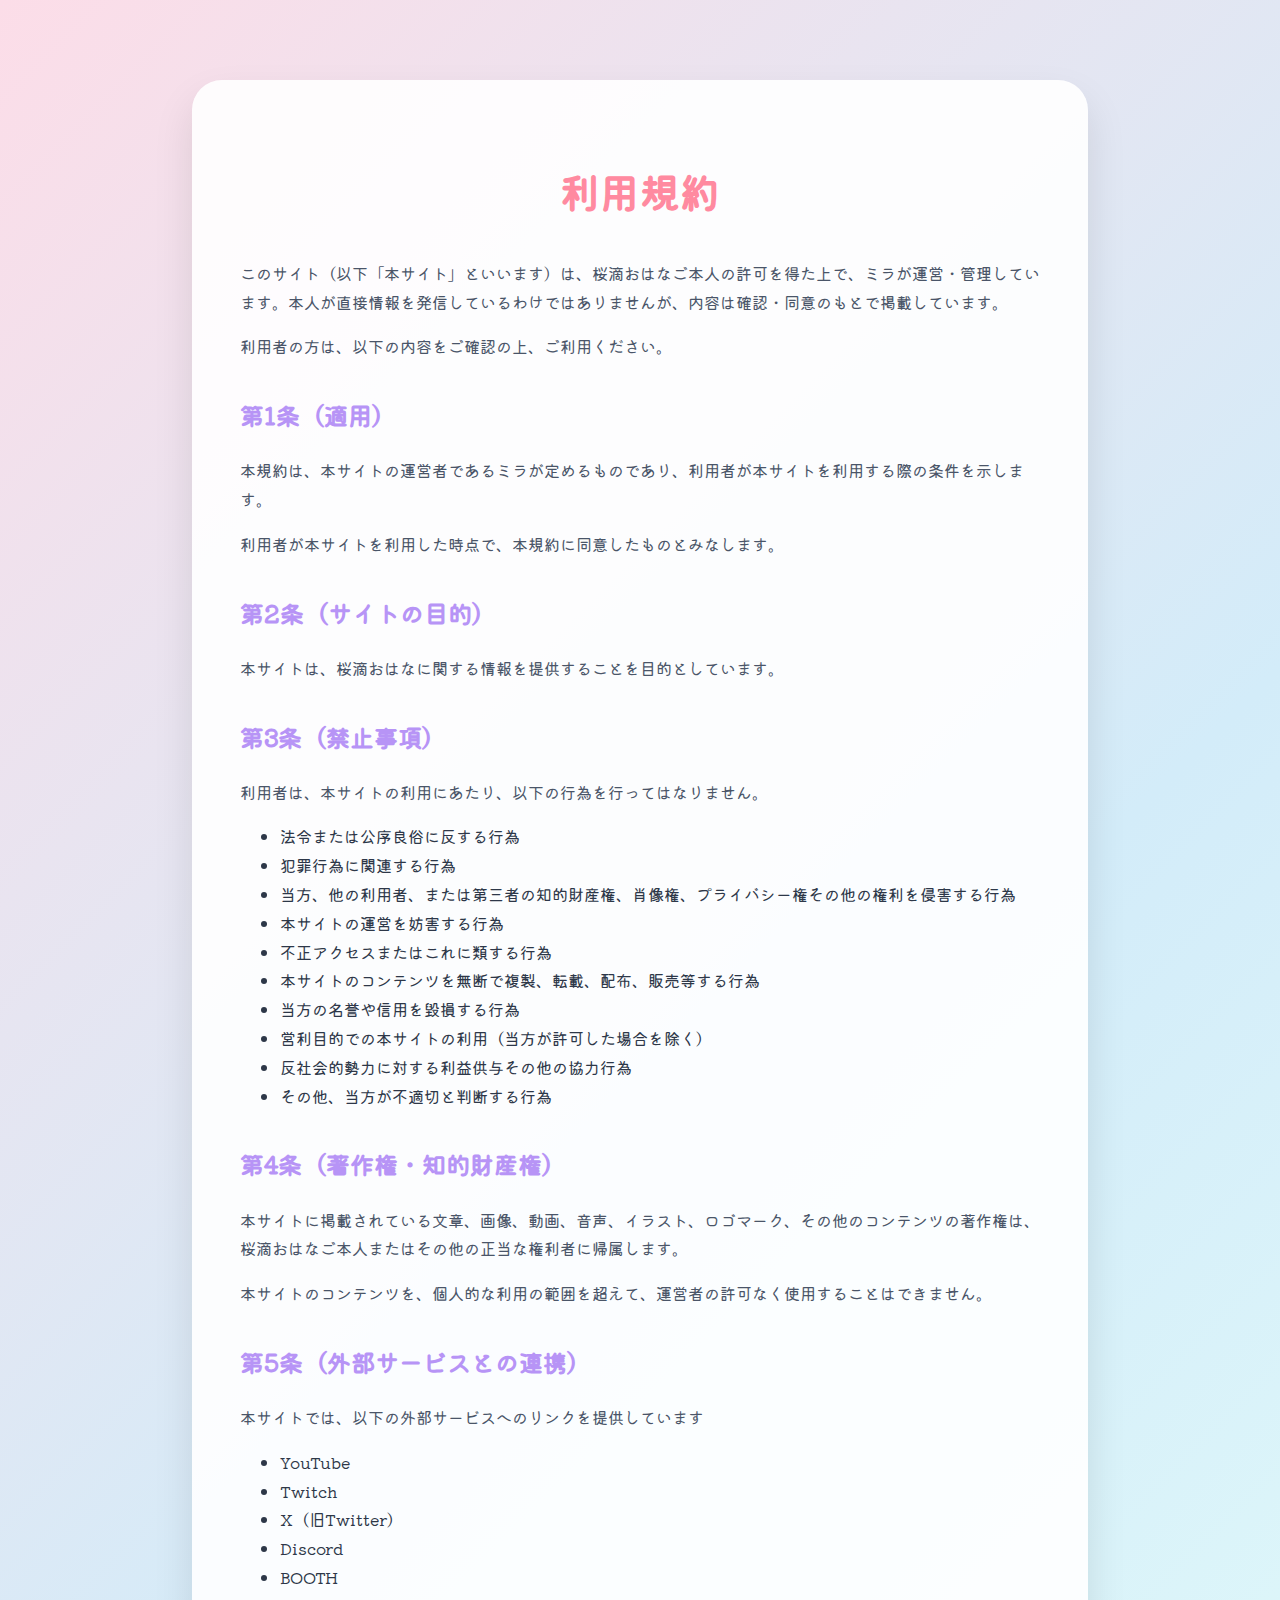
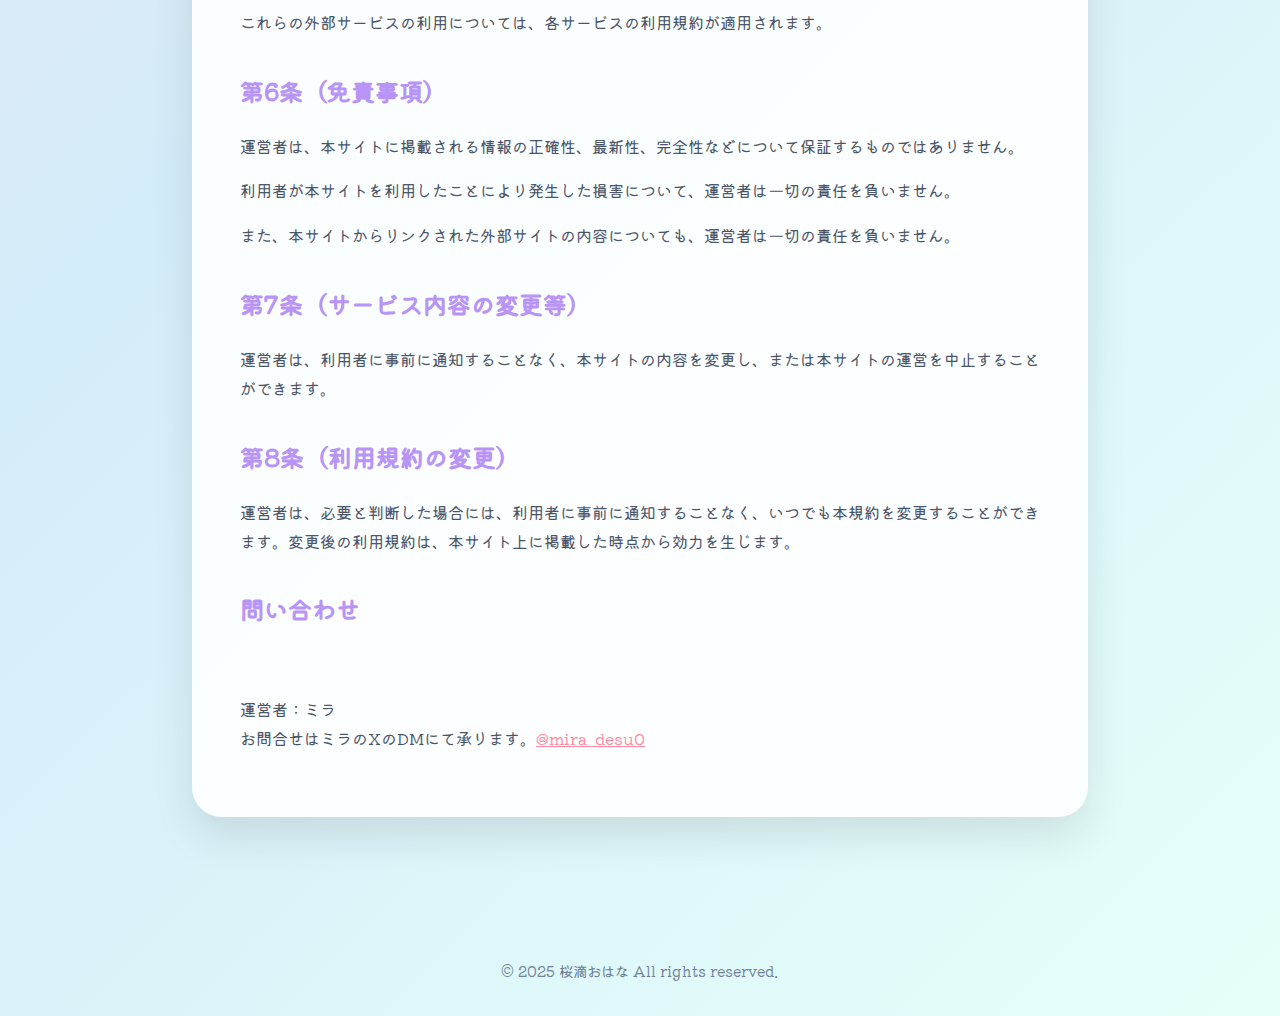
<file: term.html>
<!DOCTYPE html>
<html lang="ja">

<head>
  <meta charset="UTF-8">
  <meta name="viewport" content="width=device-width, initial-scale=1.0">
  <title>利用規約 - 桜滴おはな</title>
  <link href="https://fonts.googleapis.com/css2?family=Kiwi+Maru&display=swap" rel="stylesheet">
  <link rel="stylesheet" href="term.css">
</head>

<body>
  <div class="container">
    <h1>利用規約</h1>

    <p>このサイト（以下「本サイト」といいます）は、桜滴おはなご本人の許可を得た上で、ミラが運営・管理しています。本人が直接情報を発信しているわけではありませんが、内容は確認・同意のもとで掲載しています。</p>
    <p>利用者の方は、以下の内容をご確認の上、ご利用ください。</p>

    <h2>第1条（適用）</h2>
    <p>本規約は、本サイトの運営者であるミラが定めるものであり、利用者が本サイトを利用する際の条件を示します。</p>
    <p>利用者が本サイトを利用した時点で、本規約に同意したものとみなします。</p>

    <h2>第2条（サイトの目的）</h2>
    <p>本サイトは、桜滴おはなに関する情報を提供することを目的としています。</p>

    <h2>第3条（禁止事項）</h2>
    <p>利用者は、本サイトの利用にあたり、以下の行為を行ってはなりません。</p>
    <ul>
      <li>法令または公序良俗に反する行為</li>
      <li>犯罪行為に関連する行為</li>
      <li>当方、他の利用者、または第三者の知的財産権、肖像権、プライバシー権その他の権利を侵害する行為</li>
      <li>本サイトの運営を妨害する行為</li>
      <li>不正アクセスまたはこれに類する行為</li>
      <li>本サイトのコンテンツを無断で複製、転載、配布、販売等する行為</li>
      <li>当方の名誉や信用を毀損する行為</li>
      <li>営利目的での本サイトの利用（当方が許可した場合を除く）</li>
      <li>反社会的勢力に対する利益供与その他の協力行為</li>
      <li>その他、当方が不適切と判断する行為</li>
    </ul>

    <h2>第4条（著作権・知的財産権）</h2>
    <p>本サイトに掲載されている文章、画像、動画、音声、イラスト、ロゴマーク、その他のコンテンツの著作権は、桜滴おはなご本人またはその他の正当な権利者に帰属します。</p>
    <p>本サイトのコンテンツを、個人的な利用の範囲を超えて、運営者の許可なく使用することはできません。</p>

    <h2>第5条（外部サービスとの連携）</h2>
    <p>本サイトでは、以下の外部サービスへのリンクを提供しています</p>
    <ul>
      <li>YouTube</li>
      <li>Twitch</li>
      <li>X（旧Twitter）</li>
      <li>Discord</li>
      <li>BOOTH</li>
    </ul>
    <p>これらの外部サービスの利用については、各サービスの利用規約が適用されます。</p>

    <h2>第6条（免責事項）</h2>
    <p>運営者は、本サイトに掲載される情報の正確性、最新性、完全性などについて保証するものではありません。</p>
    <p>利用者が本サイトを利用したことにより発生した損害について、運営者は一切の責任を負いません。</p>
    <p>また、本サイトからリンクされた外部サイトの内容についても、運営者は一切の責任を負いません。</p>

    <h2>第7条（サービス内容の変更等）</h2>
    <p>運営者は、利用者に事前に通知することなく、本サイトの内容を変更し、または本サイトの運営を中止することができます。</p>

    <h2>第8条（利用規約の変更）</h2>
    <p>運営者は、必要と判断した場合には、利用者に事前に通知することなく、いつでも本規約を変更することができます。変更後の利用規約は、本サイト上に掲載した時点から効力を生じます。</p>

    <h2>問い合わせ</h2>
  　<p>運営者：ミラ<br>
   お問合せはミラのXのDMにて承ります。<a href="https://x.com/mira_desu0">@mira_desu0</a></p>
  </div>

  　

  <footer>
    © 2025 桜滴おはな All rights reserved.
  </footer>
</body>

</html>
</file>
<file: term.css>
body {
      font-family: 'Kiwi Maru', serif;
      background: linear-gradient(135deg, #fcdde8 0%, #d3ecf9 50%, #e6fffa 100%);
      color: #2d3748;
      margin: 0;
      padding: 0;
      line-height: 1.8;
    }

    .container {
      max-width: 800px;
      margin: 5rem auto;
      padding: 3rem;
      background: rgba(255, 255, 255, 0.9);
      border-radius: 30px;
      box-shadow: 0 20px 40px rgba(0, 0, 0, 0.1);
    }

    h1 {
      text-align: center;
      font-size: 2.5rem;
      color: #ff8aa0;
      margin-bottom: 2rem;
    }

    h2 {
      font-size: 1.5rem;
      margin-top: 2rem;
      color: #b794f6;
    }

    p {
      font-size: 1rem;
      color: #4a5568;
    }

    a {
      color: #ff8aa0;
      text-decoration: underline;
    }

    footer {
      text-align: center;
      padding: 2rem;
      font-size: 0.9rem;
      color: #718096;
    }
</file>
